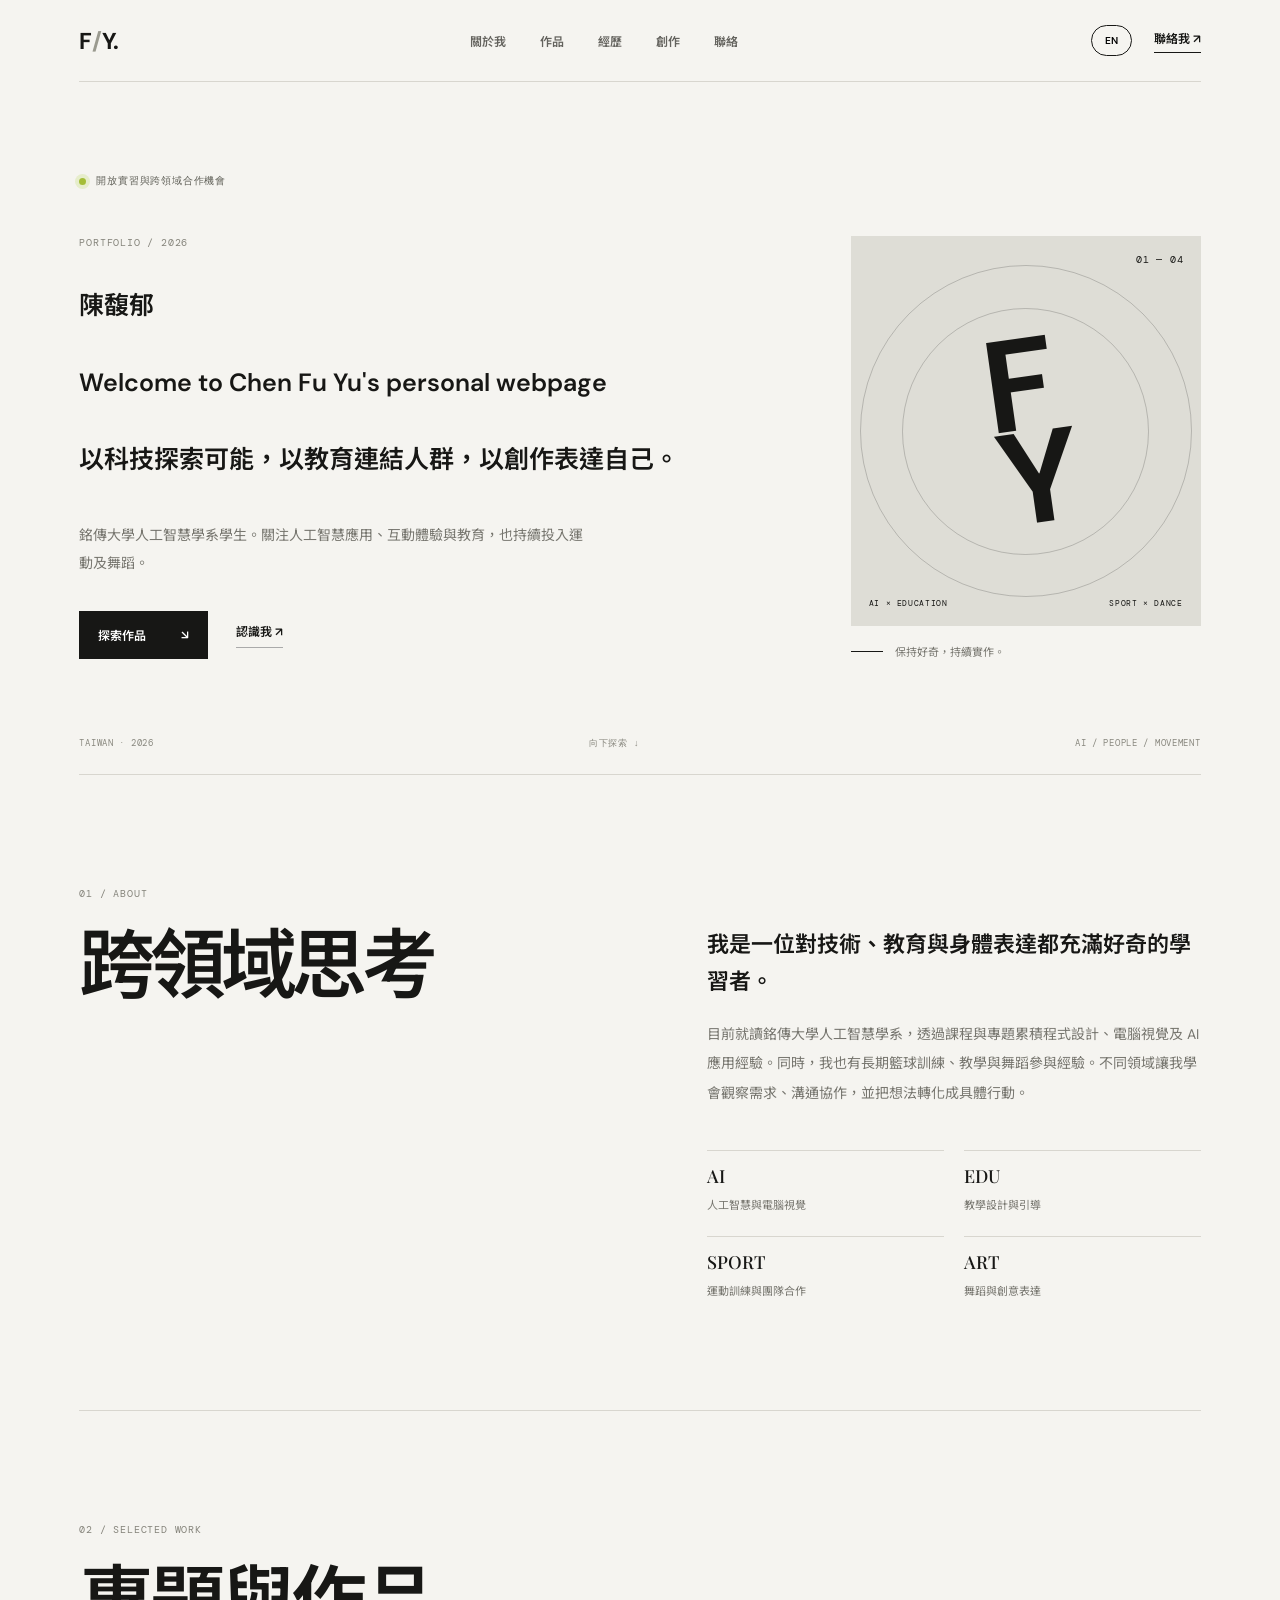
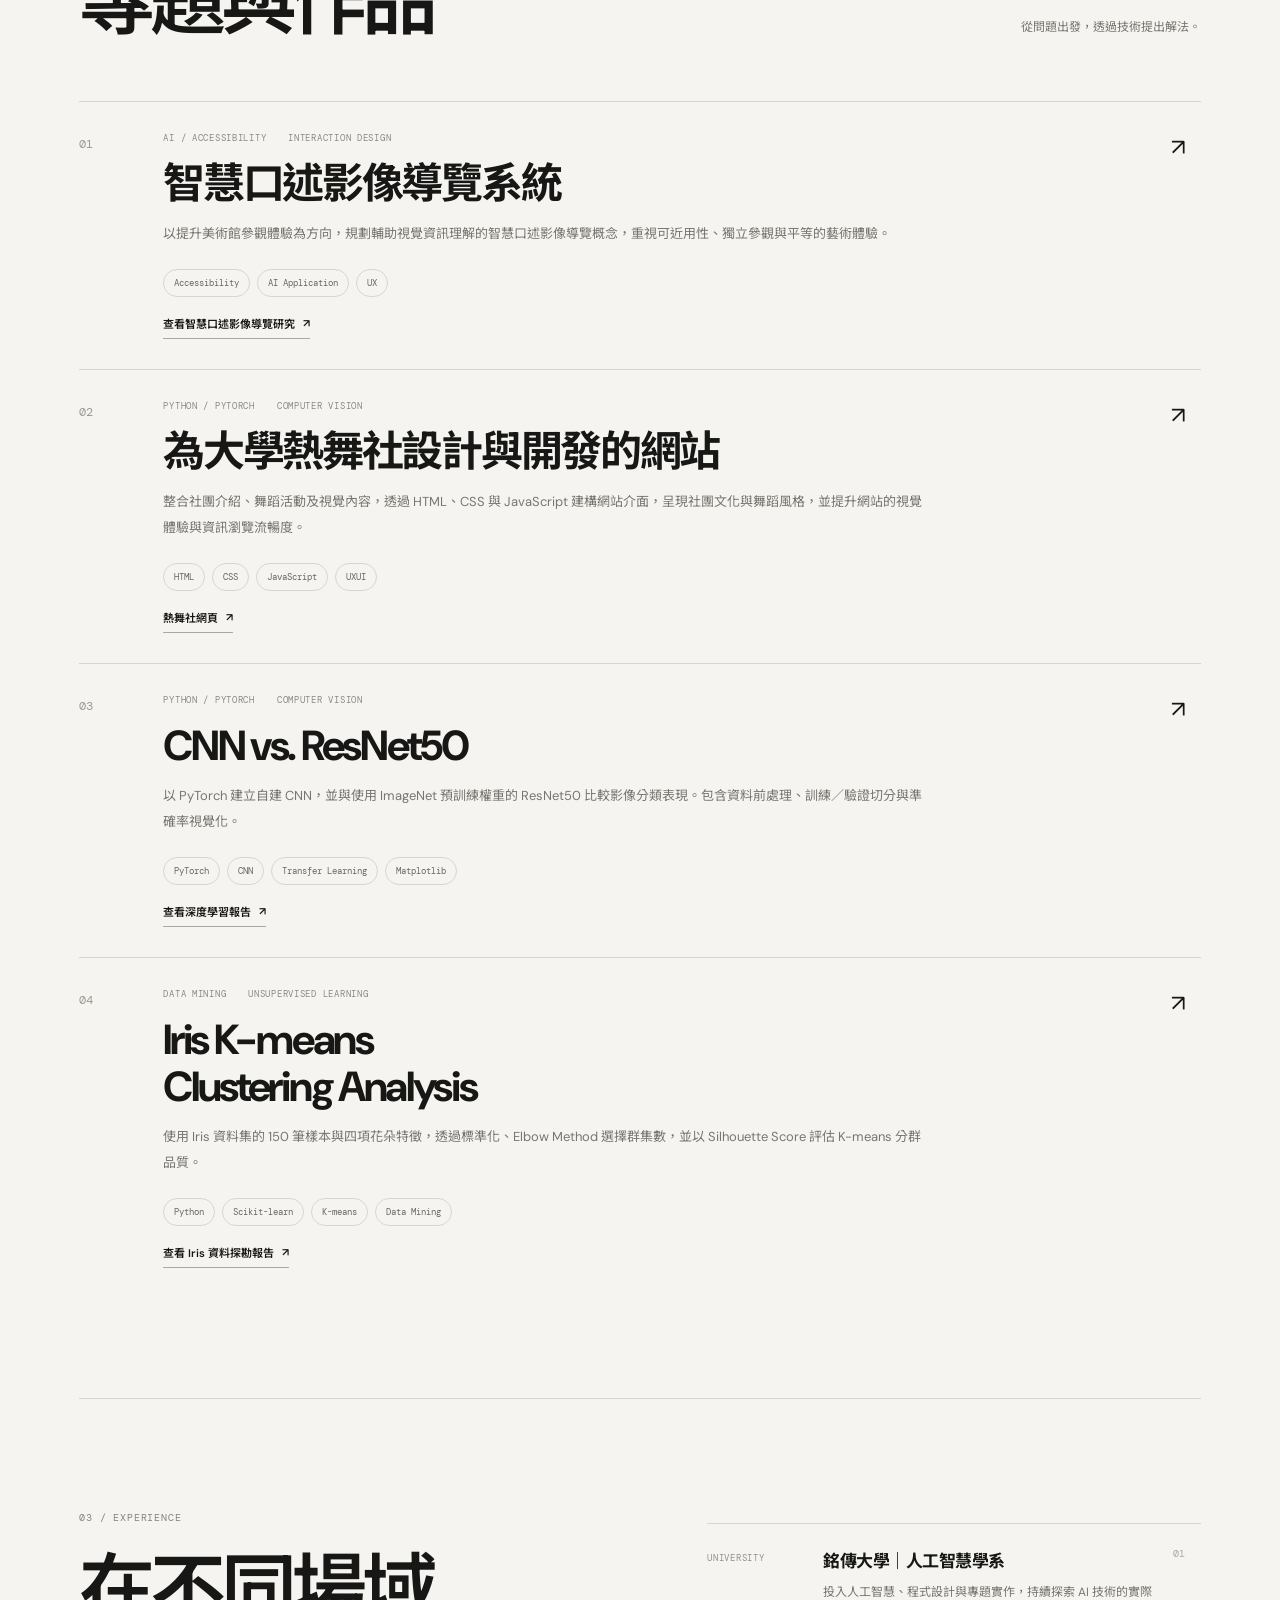
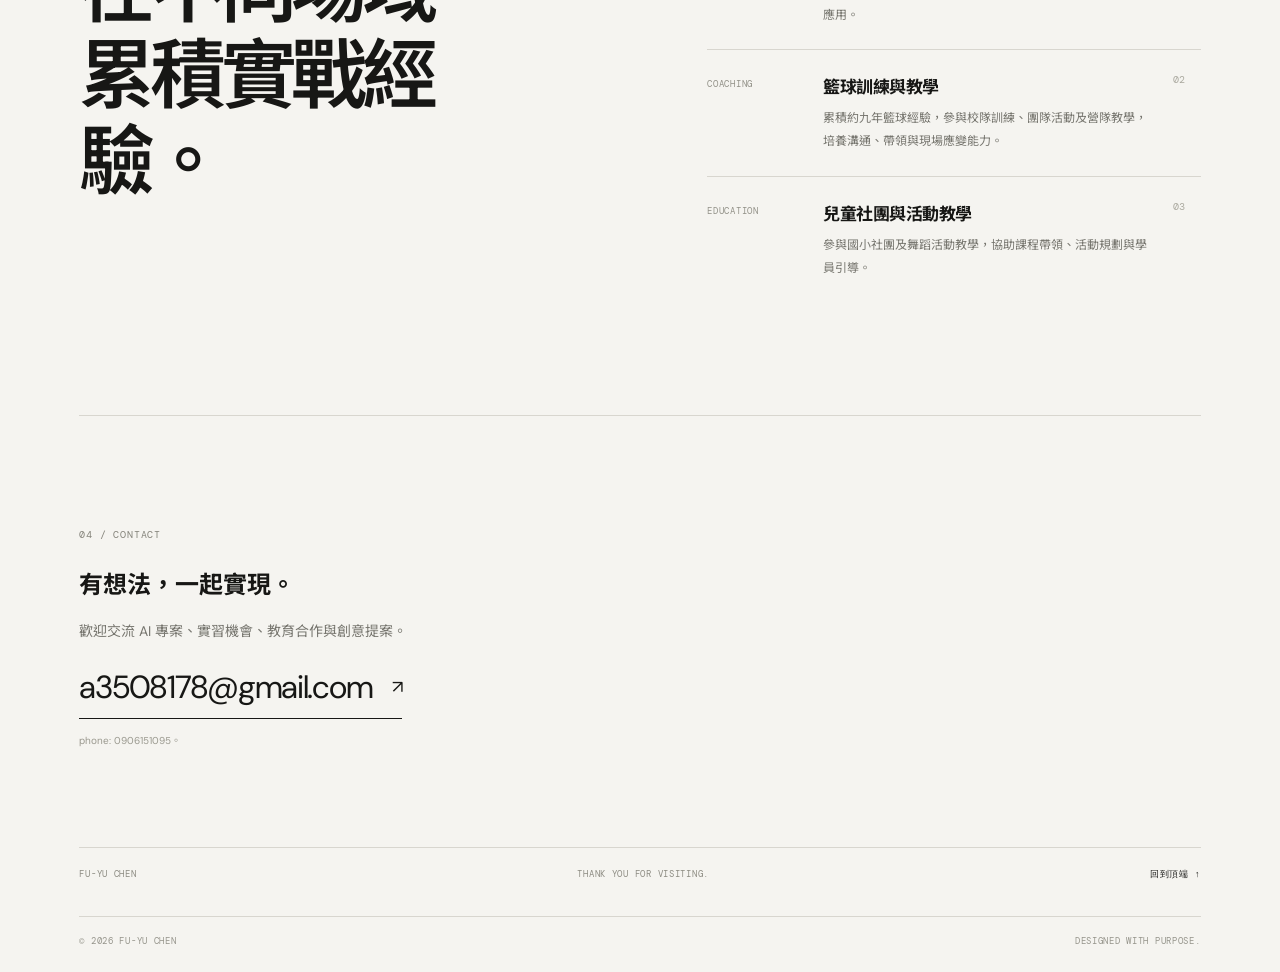
<file: index.html>
<!doctype html>
<html lang="zh-Hant">
<head>
  <meta charset="utf-8">
  <meta name="viewport" content="width=device-width, initial-scale=1">
  <meta name="description" content="Fu-Yu Chen  — AI, education, coaching and dance portfolio.">
  <meta name="theme-color" content="#f5f4f0">
  <title>Fu-Yu Chen <br> 陳馥郁 — Portfolio</title>
  <link rel="preconnect" href="https://fonts.googleapis.com">
  <link rel="preconnect" href="https://fonts.gstatic.com" crossorigin>
  <link href="https://fonts.googleapis.com/css2?family=DM+Mono:wght@400;500&family=DM+Sans:wght@400;500;600;700&family=Noto+Sans+TC:wght@400;500;600;700;900&display=swap" rel="stylesheet">
  <link rel="stylesheet" href="style.css">
</head>
<body>
  <div class="site-shell">
    <header class="topbar">
      <a class="wordmark" href="#home" aria-label="Fu-Yu Chen home">F<span>/</span>Y.</a>
      <nav class="desktop-nav" aria-label="Main navigation">
        <a href="#about" data-i18n="navAbout">關於我</a>
        <a href="#work" data-i18n="navWork">作品</a>
        <a href="#experience" data-i18n="navExperience">經歷</a>
        <a href="#creative" data-i18n="navCreative">創作</a>
        <a href="#contact" data-i18n="navContact">聯絡</a>
      </nav>
      <div class="top-actions">
        <button class="lang-toggle" id="langToggle" type="button" aria-label="Switch language">EN</button>
        <a class="menu-contact" href="#contact" data-i18n="letsTalk">聯絡我 ↗</a>
      </div>
    </header>

    <main>
      <section class="hero section" id="home">
        <div class="hero-kicker"><span class="status-dot"></span><span data-i18n="availability">開放實習與跨領域合作機會</span></div>
        <div class="hero-grid">
          <div class="hero-copy">
            <p class="eyebrow">PORTFOLIO / 2026</p>

            <p class="hero-subtitle" data-i18n="heroSubtitle">陳馥郁</p>
            <p class="hero-subtitle" data-i18n="heroSubtitle">Welcome to Chen Fu Yu's personal webpage</p>            
            <p class="hero-subtitle" data-i18n="heroSubtitle">以科技探索可能，以教育連結人群，以創作表達自己。</p>
            <p class="hero-intro" data-i18n="heroIntro"><br>銘傳大學人工智慧學系學生。關注人工智慧應用、互動體驗與教育，也持續投入運動及舞蹈。</p>
            <div class="hero-buttons">
              <a class="button button-dark" href="#work" data-i18n="viewWork">探索作品 <span>↘</span></a>
              <a class="text-link" href="#about" data-i18n="moreAbout">認識我 <span>↗</span></a>
            </div>
          </div>
          <div class="hero-aside">
            <div class="portrait-card">
              <div class="portrait-mark">F<br>Y</div>
              <div class="portrait-caption"><span>AI × EDUCATION</span><span>SPORT × DANCE</span></div>
              <div class="portrait-index">01 — 04</div>
            </div>
            <div class="hero-note"><span class="note-line"></span><span data-i18n="heroNote">保持好奇，持續實作。</span></div>
          </div>
        </div>
        <div class="hero-bottom">
          <span>TAIWAN · 2026</span>
          <span data-i18n="scroll">向下探索 ↓</span>
          <span>AI / PEOPLE / MOVEMENT</span>
        </div>
      </section>

      <section class="section about-section" id="about">
        <div class="section-heading">
          <p class="eyebrow">01 / ABOUT</p>
          <h2 data-i18n="aboutTitle">跨領域思考<br></h2>
        </div>
        <div class="about-content">
          <p class="lead" data-i18n="aboutLead">我是一位對技術、教育與身體表達都充滿好奇的學習者。</p>
          <p data-i18n="aboutBody">目前就讀銘傳大學人工智慧學系，透過課程與專題累積程式設計、電腦視覺及 AI 應用經驗。同時，我也有長期籃球訓練、教學與舞蹈參與經驗。不同領域讓我學會觀察需求、溝通協作，並把想法轉化成具體行動。</p>
          <div class="fact-grid">
            <div class="fact"><span class="fact-number">AI</span><span data-i18n="fact1">人工智慧與電腦視覺</span></div>
            <div class="fact"><span class="fact-number">EDU</span><span data-i18n="fact2">教學設計與引導</span></div>
            <div class="fact"><span class="fact-number">SPORT</span><span data-i18n="fact3">運動訓練與團隊合作</span></div>
            <div class="fact"><span class="fact-number">ART</span><span data-i18n="fact4">舞蹈與創意表達</span></div>
          </div>
        </div>
      </section>


      
      <section class="section work-section" id="work">
        <div class="section-heading section-heading-row">
          <div><p class="eyebrow">02 / SELECTED WORK</p><h2 data-i18n="workTitle">專題與作品<span class="asterisk"></span></h2></div>
          <p class="section-side-note" data-i18n="workNote">從問題出發，透過技術提出解法。</p>
        </div>
        <div class="project-list">

          </article>
          <article class="project-card">
            <div class="project-number">01</div>
            <div class="project-main">
              <div class="project-meta"><span>AI / ACCESSIBILITY</span><span>INTERACTION DESIGN</span></div>
              <h3 data-i18n="project3Title">智慧口述影像導覽系統</h3>
              <p data-i18n="project3Desc">以提升美術館參觀體驗為方向，規劃輔助視覺資訊理解的智慧口述影像導覽概念，重視可近用性、獨立參觀與平等的藝術體驗。</p>
              <div class="tags"><span>Accessibility</span><span>AI Application</span><span>UX</span></div>
              <a class="report-link" href="https://drive.google.com/file/d/1owogIFF0N6JEj4trl16z3HAd5pGzZHtt/view?usp=sharing" target="_blank" rel="noopener noreferrer"><span data-i18n="accessibilityReport">查看智慧口述影像導覽研究</span> ↗</a>
            </div>
            <div class="project-arrow">↗</div>
          </article>
      
          <article class="project-card">
            <div class="project-number">02</div>
            <div class="project-main">
              <div class="project-meta"><span>PYTHON / PYTORCH</span><span>COMPUTER VISION</span></div>
              <h3>為大學熱舞社設計與開發的網站</h3>
              <p data-i18n="project1Desc">整合社團介紹、舞蹈活動及視覺內容，透過 HTML、CSS 與 JavaScript 建構網站介面，呈現社團文化與舞蹈風格，並提升網站的視覺體驗與資訊瀏覽流暢度。</p>
              <div class="tags"><span>HTML</span><span>CSS</span><span>JavaScript</span><span>UXUI</span></div>
              <a class="report-link" href="https://twinkle99cc.github.io/MCUDC/?utm_source=ig&utm_medium=social&utm_content=link_in_bio&fbclid=PAZXh0bgNhZW0CMTEAcGRvZgJzcnRjBmFwcF9pZA85MzY2MTk3NDMzOTI0NTkAAadogkUdbBpGd-5yOwH2xOrEHsYpqLoaXISPwpIhPon5qRFV-kdxGDpQDzZ0rg_aem_JO9M27bFHENqoSECc0vAaA" target="_blank" rel="noopener noreferrer"><span data-i18n="deepLearningReport">熱舞社網頁</span> ↗</a>
            </div>
            <div class="project-arrow">↗</div>
          </article>          




          <article class="project-card">
            <div class="project-number">03</div>
            <div class="project-main">
              <div class="project-meta"><span>PYTHON / PYTORCH</span><span>COMPUTER VISION</span></div>
              <h3>CNN vs. ResNet50</h3>
              <p data-i18n="project1Desc">以 PyTorch 建立自建 CNN，並與使用 ImageNet 預訓練權重的 ResNet50 比較影像分類表現。包含資料前處理、訓練／驗證切分與準確率視覺化。</p>
              <div class="tags"><span>PyTorch</span><span>CNN</span><span>Transfer Learning</span><span>Matplotlib</span></div>
              <a class="report-link" href="https://drive.google.com/file/d/1TzwG0DX4bXri3fdtd9hbQ4-0wnEvH0wg/view?usp=sharing" target="_blank" rel="noopener noreferrer"><span data-i18n="deepLearningReport">查看深度學習報告</span> ↗</a>
            </div>
            <div class="project-arrow">↗</div>
          </article>


          <article class="project-card">
            <div class="project-number">04</div>
            <div class="project-main">
              <div class="project-meta"><span>DATA MINING</span><span>UNSUPERVISED LEARNING</span></div>
              <h3>Iris K-means<br>Clustering Analysis</h3>
              <p data-i18n="irisDesc">使用 Iris 資料集的 150 筆樣本與四項花朵特徵，透過標準化、Elbow Method 選擇群集數，並以 Silhouette Score 評估 K-means 分群品質。</p>
              <div class="tags"><span>Python</span><span>Scikit-learn</span><span>K-means</span><span>Data Mining</span></div>
              <a class="report-link" href="https://drive.google.com/file/d/1J2PDPTKGtiqrUrLHd0yNSXY_aaQEPZps/view?usp=sharing" target="_blank" rel="noopener noreferrer"><span data-i18n="irisReport">查看 Iris 資料探勘報告</span> ↗</a>
            </div>
            <div class="project-arrow">↗</div>
          </article>
        </div>
      </section>

      <section class="section experience-section" id="experience">
        <div class="section-heading">
          <p class="eyebrow">03 / EXPERIENCE</p>
          <h2 data-i18n="experienceTitle">在不同場域<br>累積實戰經驗。</h2>
        </div>
        <div class="timeline">
          <article class="timeline-item">
            <div class="timeline-date">UNIVERSITY</div>
            <div><h3 data-i18n="exp1Title">銘傳大學｜人工智慧學系</h3><p data-i18n="exp1Desc">投入人工智慧、程式設計與專題實作，持續探索 AI 技術的實際應用。</p></div>
            <span class="timeline-index">01</span>
          </article>
          <article class="timeline-item">
            <div class="timeline-date">COACHING</div>
            <div><h3 data-i18n="exp2Title">籃球訓練與教學</h3><p data-i18n="exp2Desc">累積約九年籃球經驗，參與校隊訓練、團隊活動及營隊教學，培養溝通、帶領與現場應變能力。</p></div>
            <span class="timeline-index">02</span>
          </article>
          <article class="timeline-item">
            <div class="timeline-date">EDUCATION</div>
            <div><h3 data-i18n="exp3Title">兒童社團與活動教學</h3><p data-i18n="exp3Desc">參與國小社團及舞蹈活動教學，協助課程帶領、活動規劃與學員引導。</p></div>
            <span class="timeline-index">03</span>
          </article>
        </div>
      </section>


      <section class="section contact-section" id="contact">
        <p class="eyebrow">04 / CONTACT</p>
        <h1 data-i18n="experienceTitle">有想法，一起實現。</h1>
      
        <p class="contact-copy" data-i18n="contactCopy">歡迎交流 AI 專案、實習機會、教育合作與創意提案。</p>
        <a class="contact-email" href="mailto:a3508178@gmail.com">a3508178@gmail.com <span>↗</span></a>
        <p class="edit-hint" data-i18n="emailHint">phone: 0906151095。</p>
        <div class="contact-bottom"><span>FU-YU CHEN</span><span>THANK YOU FOR VISITING.</span><a href="#home" data-i18n="backTop">回到頂端 ↑</a></div>
      </section>
    </main>
    <footer><span>© <span id="year"></span> FU-YU CHEN</span><span>DESIGNED WITH PURPOSE.</span></footer>
  </div>
  <script src="script.js"></script>
</body>
</html>
</file>
<file: style.css>
@import url('https://fonts.googleapis.com/css2?family=Playfair+Display:ital,wght@0,500;0,600;1,500;1,600&display=swap');
:root{--paper:#f5f4f0;--ink:#171715;--muted:#77766f;--line:#d8d6cf;--accent:#d9ff52;--serif:'Playfair Display',Georgia,serif;--sans:'DM Sans','Noto Sans TC',sans-serif}
*{box-sizing:border-box}html{scroll-behavior:smooth;scroll-padding-top:90px}body{margin:0;background:var(--paper);color:var(--ink);font-family:var(--sans);-webkit-font-smoothing:antialiased}.site-shell{max-width:1600px;margin:auto;padding:0 6.2vw}.topbar{height:82px;display:flex;align-items:center;justify-content:space-between;border-bottom:1px solid var(--line);position:sticky;top:0;background:rgba(245,244,240,.94);backdrop-filter:blur(12px);z-index:10}.wordmark{font-size:23px;font-weight:700;letter-spacing:-2px;text-decoration:none;color:var(--ink)}.wordmark span{color:#9a9a8f;padding:0 2px}.desktop-nav{display:flex;gap:34px}.desktop-nav a,.menu-contact,.text-link{font-size:12px;text-decoration:none;color:var(--ink);font-weight:600}.desktop-nav a{color:#64635e}.desktop-nav a:hover,.text-link:hover{color:#858b35}.top-actions{display:flex;align-items:center;gap:22px}.lang-toggle{border:1px solid var(--ink);background:transparent;border-radius:30px;padding:8px 13px;font:600 10px var(--sans);cursor:pointer}.menu-contact{border-bottom:1px solid var(--ink);padding-bottom:5px}.section{padding:112px 0;border-bottom:1px solid var(--line)}.hero{padding-top:92px;padding-bottom:24px;min-height:690px}.hero-kicker,.eyebrow,.project-meta,.hero-bottom,.portrait-caption,.portrait-index,.timeline-date,.timeline-index,.contact-bottom,footer{font-family:'DM Mono',monospace;font-size:10px;letter-spacing:.08em}.hero-kicker{display:flex;align-items:center;gap:10px;color:#5f5f57}.status-dot{width:7px;height:7px;border-radius:50%;background:#a4bd37;box-shadow:0 0 0 4px #e6edcb}.hero-grid{display:grid;grid-template-columns:1.2fr .8fr;gap:8%;align-items:center;padding:48px 0 58px}.eyebrow{color:#85847b;margin:0 0 24px}.hero h1{font-size:clamp(76px,12vw,166px);line-height:.78;letter-spacing:-.095em;margin:0;font-weight:600}.serif,.section-heading h2 em,.contact-section h2 em{font-family:var(--serif);font-weight:500;letter-spacing:-.07em}.hero-subtitle{font-size:clamp(18px,2vw,25px);font-weight:600;line-height:1.55;margin:38px 0 12px;max-width:600px}.hero-intro{color:var(--muted);font-size:14px;line-height:2;max-width:510px}.hero-buttons{display:flex;align-items:center;gap:28px;margin-top:34px}.button{display:inline-flex;align-items:center;gap:35px;padding:15px 19px;text-decoration:none;font-size:12px;font-weight:600}.button-dark{background:var(--ink);color:white}.button-dark:hover{background:#45453e}.text-link{border-bottom:1px solid #aaa;padding-bottom:7px}.hero-aside{max-width:350px;margin-left:auto;width:100%}.portrait-card{height:390px;background:#deddd6;position:relative;overflow:hidden;display:flex;align-items:center;justify-content:center}.portrait-card:before,.portrait-card:after{content:"";position:absolute;border:1px solid rgba(23,23,21,.2);border-radius:50%;width:330px;height:330px}.portrait-card:after{width:245px;height:245px}.portrait-mark{font-size:130px;line-height:.72;letter-spacing:-.12em;font-weight:700;z-index:1;transform:rotate(-8deg)}.portrait-caption{position:absolute;bottom:18px;left:18px;right:18px;display:flex;justify-content:space-between;font-size:8px}.portrait-index{position:absolute;right:17px;top:17px}.hero-note{display:flex;align-items:center;gap:12px;margin-top:17px;color:var(--muted);font-size:11px}.note-line{height:1px;width:32px;background:var(--ink)}.hero-bottom{display:flex;justify-content:space-between;color:#89887f;padding:20px 0 0;font-size:9px}.about-section{display:grid;grid-template-columns:1fr 1fr;gap:12%}.section-heading h2,.contact-section h2{font-size:clamp(40px,6vw,76px);letter-spacing:-.07em;line-height:1.13;margin:0;font-weight:600}.section-heading h2 em,.contact-section h2 em{font-weight:500}.about-content{padding-top:40px}.lead{font-size:22px;line-height:1.65;font-weight:600;margin:0 0 20px}.about-content>p:not(.lead){font-size:14px;color:var(--muted);line-height:2.1;margin:0}.fact-grid{display:grid;grid-template-columns:1fr 1fr;gap:24px 20px;margin-top:42px}.fact{border-top:1px solid var(--line);padding-top:13px;display:flex;flex-direction:column;gap:8px}.fact-number{font:500 18px var(--serif)}.fact span:last-child{font-size:11px;color:var(--muted)}.work-section{padding-bottom:100px}.section-heading-row{display:flex;justify-content:space-between;align-items:end;margin-bottom:55px}.asterisk{font-size:20px;vertical-align:top;margin-left:12px;color:#92977a}.section-side-note{max-width:220px;color:var(--muted);font-size:12px;line-height:1.9;margin:0 0 7px}.project-card{display:grid;grid-template-columns:60px 1fr 30px;gap:24px;padding:30px 0;border-top:1px solid var(--line);align-items:start}.project-number{font:12px 'DM Mono',monospace;color:#9b9a91;padding-top:4px}.project-meta{display:flex;gap:22px;color:#8b8a81;font-size:9px}.project-main h3{font-size:clamp(25px,3.5vw,42px);letter-spacing:-.055em;line-height:1.1;margin:17px 0 14px}.project-main>p:not(.project-footnote){max-width:760px;color:var(--muted);font-size:13px;line-height:2}.tags{display:flex;flex-wrap:wrap;gap:7px;margin-top:22px}.tags span{font:9px 'DM Mono',monospace;border:1px solid var(--line);border-radius:30px;padding:7px 10px;color:#68675f}.project-footnote{font-size:10px;color:#9b9a91;margin-top:22px}.project-arrow{font-size:23px}.experience-section{display:grid;grid-template-columns:1fr 1fr;gap:12%}.timeline{padding-top:12px}.timeline-item{display:grid;grid-template-columns:100px 1fr 28px;gap:16px;border-top:1px solid var(--line);padding:23px 0}.timeline-date{font-size:9px;color:#929188;padding-top:5px}.timeline-item h3{font-size:17px;margin:0 0 9px;letter-spacing:-.03em}.timeline-item p{font-size:12px;line-height:1.9;color:var(--muted);margin:0}.timeline-index{color:#aaa99f}.creative-panel{background:#20201e;color:#f5f4f0;min-height:390px;display:grid;grid-template-columns:1fr .8fr;position:relative;overflow:hidden;padding:55px 6%}.creative-panel:after{content:"";position:absolute;width:450px;height:450px;border:1px solid #45453f;border-radius:50%;right:12%;top:-90px;box-shadow:0 0 0 45px #20201e,0 0 0 46px #45453f,0 0 0 95px #20201e,0 0 0 96px #45453f}.creative-big{font-size:clamp(48px,8vw,105px);line-height:.83;letter-spacing:-.09em;font-weight:700;z-index:1;align-self:center}.creative-details{z-index:1;max-width:320px;align-self:center}.creative-details .eyebrow{color:#a8a89d}.creative-details h3{font:500 23px var(--serif);margin:0 0 16px}.creative-details>p:not(.eyebrow){font-size:12px;line-height:2;color:#b6b5ac}.creative-stamp{font:10px 'DM Mono',monospace;letter-spacing:.1em;border:1px solid #77776d;width:75px;height:75px;border-radius:50%;display:flex;align-items:center;justify-content:center;flex-direction:column;transform:rotate(12deg);margin-top:25px}.creative-stamp span{color:var(--accent);font-size:15px}.contact-section{padding-bottom:35px}.contact-section h2{font-size:clamp(55px,9vw,115px);margin:0 0 26px}.contact-copy{font-size:14px;color:var(--muted);margin:0 0 26px}.contact-email{display:inline-flex;align-items:center;gap:20px;font-size:clamp(18px,3vw,32px);letter-spacing:-.04em;text-decoration:none;color:var(--ink);border-bottom:1px solid var(--ink);padding-bottom:10px}.contact-email span{font-size:18px}.edit-hint{font-size:10px;color:#99988e;margin-top:13px}.contact-bottom{display:flex;justify-content:space-between;border-top:1px solid var(--line);margin-top:100px;padding-top:20px;color:#8d8c83;font-size:9px}.contact-bottom a{color:var(--ink);text-decoration:none}footer{display:flex;justify-content:space-between;padding:18px 0 25px;color:#96958c;font-size:9px}
@media(max-width:800px){.site-shell{padding:0 6vw}.desktop-nav{gap:15px}.desktop-nav a{font-size:10px}.hero-grid{grid-template-columns:1fr .65fr;gap:4%}.portrait-card{height:300px}.portrait-mark{font-size:95px}.about-section,.experience-section{grid-template-columns:1fr;gap:40px}.about-content{padding-top:0}.section{padding:85px 0}.creative-panel{padding:40px 5%;min-height:350px}.creative-panel:after{right:-20%;opacity:.7}.creative-big{font-size:70px}}
@media(max-width:560px){.topbar{height:68px}.desktop-nav{display:none}.top-actions{gap:15px}.hero{padding-top:65px;min-height:0}.hero-grid{grid-template-columns:1fr;padding:38px 0 42px}.hero h1{font-size:clamp(78px,21vw,120px)}.hero-aside{max-width:none;margin:30px 0 0}.portrait-card{height:230px}.portrait-card:before{width:230px;height:230px}.portrait-card:after{width:170px;height:170px}.portrait-mark{font-size:80px}.hero-bottom span:last-child{display:none}.section-heading-row{display:block}.section-side-note{margin-top:22px}.project-card{grid-template-columns:28px 1fr 18px;gap:10px}.project-meta{flex-direction:column;gap:5px}.project-main h3{font-size:29px}.timeline-item{grid-template-columns:70px 1fr 20px;gap:9px}.timeline-item h3{font-size:15px}.creative-panel{grid-template-columns:1fr;gap:38px;padding:38px 7%}.creative-big{font-size:clamp(62px,17vw,90px)}.creative-details{max-width:100%}.creative-panel:after{right:-45%;top:-15%}.contact-bottom{gap:15px;flex-wrap:wrap;margin-top:70px}.contact-bottom span:nth-child(2){display:none}footer{font-size:8px}.fact-grid{gap:18px 12px}}

.creative-link{display:inline-flex;align-items:center;gap:22px;margin-top:22px;padding-bottom:8px;border-bottom:1px solid #aaa99f;color:#f5f4f0;text-decoration:none;font-size:12px;font-weight:600}.creative-link:hover{color:var(--accent)}.creative-link span:last-child{font-size:17px}

.report-link{display:inline-flex;align-items:center;gap:8px;margin-top:18px;padding-bottom:7px;border-bottom:1px solid #aaa99f;color:var(--ink);text-decoration:none;font-size:11px;font-weight:600}.report-link:hover{color:#858b35;border-color:#858b35}
</file>
